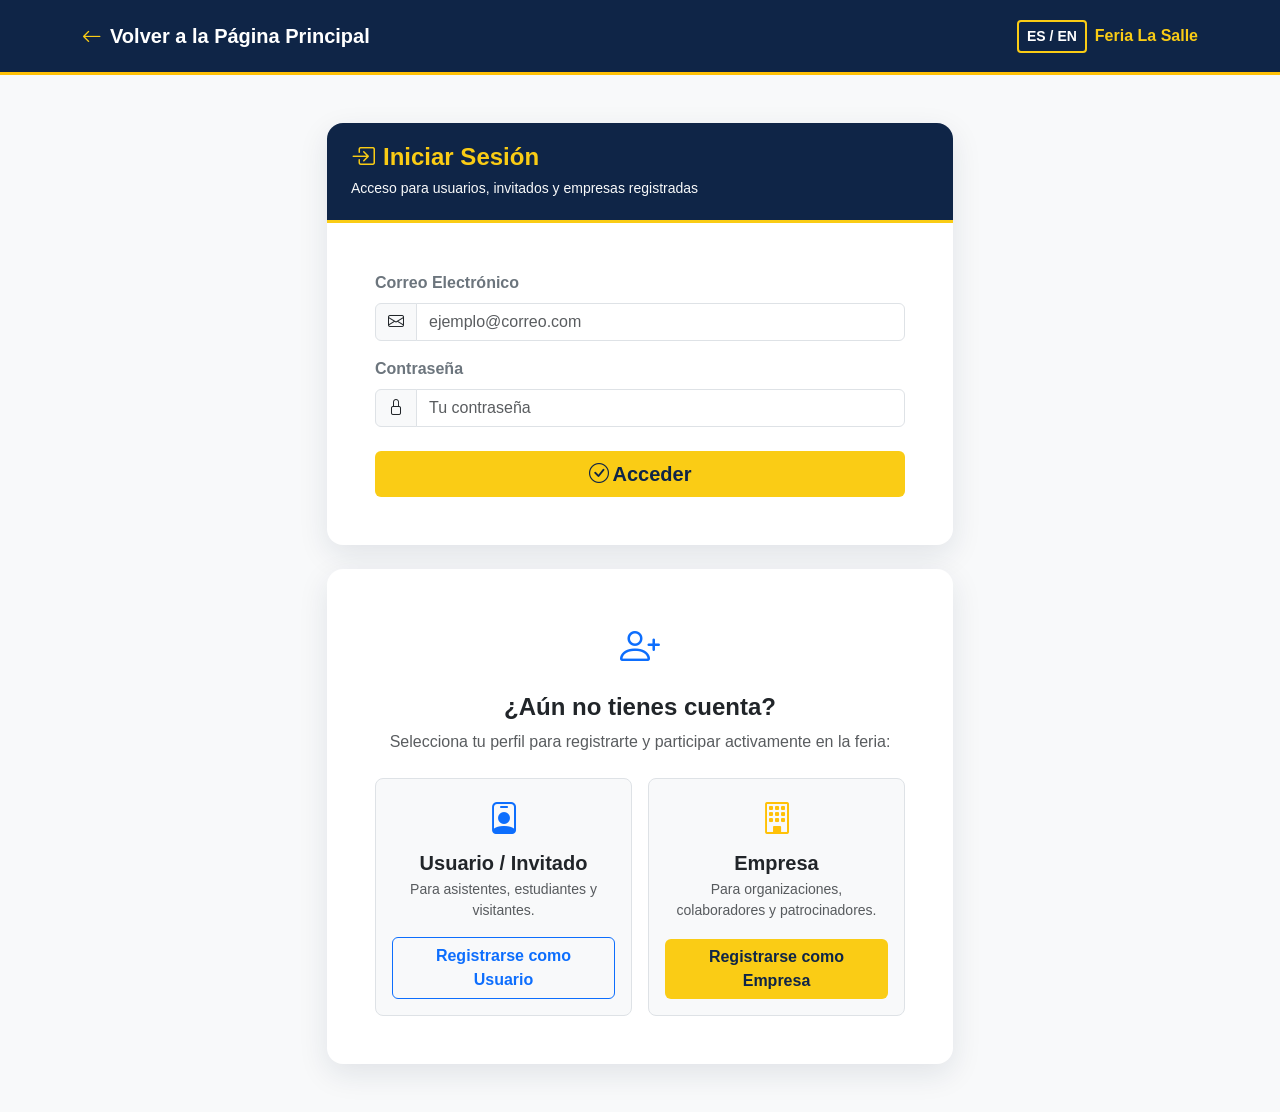
<file: login.html>
<!DOCTYPE html>
<html lang="es">
<head>
  <meta charset="UTF-8">
  <meta name="viewport" content="width=device-width, initial-scale=1.0">
  <title>Acceso - Feria La Salle</title>
  <link href="https://cdn.jsdelivr.net/npm/bootstrap@5.3.3/dist/css/bootstrap.min.css" rel="stylesheet">
  <link rel="stylesheet" href="https://cdn.jsdelivr.net/npm/bootstrap-icons@1.11.3/font/bootstrap-icons.min.css">
  <link rel="stylesheet" href="LaSalleCSS.CSS">
</head>
<body class="bg-light">

  <nav class="navbar bg-azul-primario py-3 border-bottom border-warning border-3">
    <div class="container d-flex justify-content-between align-items-center">
      <a class="navbar-brand text-white fw-bold d-flex align-items-center" href="index.html" id="link-volver-inicio">
        <i class="bi bi-arrow-left me-2 text-amarillo"></i>Volver a la Página Principal
      </a>
      <div class="d-flex align-items-center gap-2">
        <button class="btn btn-sm btn-azul-outline" id="btn-idioma" onclick="cambiarIdioma()">ES / EN</button>
        <span class="text-amarillo fw-bold d-none d-sm-inline">Feria La Salle</span>
      </div>
    </div>
  </nav>

  <main class="container py-5" style="max-width: 650px;">
    
    <div class="card card-auth mb-4">
      <div class="card-auth-header">
        <h4 class="mb-1 fw-bold text-amarillo" id="login-titulo"><i class="bi bi-box-arrow-in-right me-2"></i>Iniciar Sesión</h4>
        <small class="text-light" id="login-subtitulo">Acceso para usuarios, invitados y empresas registradas</small>
      </div>
      <div class="card-body p-4 p-md-5">
        <form id="form-login" onsubmit="procesarLogin(event)">
          <div class="mb-3">
            <label class="form-label fw-bold text-secondary" id="lbl-login-email">Correo Electrónico</label>
            <div class="input-group">
              <span class="input-group-text bg-light"><i class="bi bi-envelope"></i></span>
              <input type="email" class="form-control" id="login-correo" placeholder="ejemplo@correo.com" required>
            </div>
          </div>
          <div class="mb-4">
            <label class="form-label fw-bold text-secondary" id="lbl-login-pass">Contraseña</label>
            <div class="input-group">
              <span class="input-group-text bg-light"><i class="bi bi-lock"></i></span>
              <input type="password" class="form-control" id="login-password" placeholder="Tu contraseña" required>
            </div>
          </div>
          <button type="submit" class="btn btn-amarillo w-100 py-2 fs-5" id="btn-submit-login">
            <i class="bi bi-check-circle me-1"></i>Acceder
          </button>
        </form>
      </div>
    </div>

    <div class="card card-auth" id="bloque-registro">
      <div class="card-body p-4 p-md-5 text-center">
        <div class="mb-3 text-secondary">
          <i class="bi bi-person-plus fs-1 text-primary"></i>
        </div>
        <h4 class="fw-bold text-dark mb-2" id="txt-no-cuenta">¿Aún no tienes cuenta?</h4>
        <p class="text-muted mb-4" id="txt-no-cuenta-desc">
          Selecciona tu perfil para registrarte y participar activamente en la feria:
        </p>

        <div class="row g-3">
          <div class="col-12 col-md-6">
            <div class="p-3 border rounded-3 h-100 d-flex flex-column justify-content-between bg-light">
              <div>
                <i class="bi bi-person-badge fs-2 text-primary d-block mb-2"></i>
                <h5 class="fw-bold mb-1" id="card-nom-usuario">Usuario / Invitado</h5>
                <p class="small text-muted mb-3" id="card-desc-usuario">Para asistentes, estudiantes y visitantes.</p>
              </div>
              <a href="registro.html?tipo=usuario" class="btn btn-outline-primary fw-bold w-100" id="btn-ir-reg-user">
                Registrarse como Usuario
              </a>
            </div>
          </div>

          <div class="col-12 col-md-6">
            <div class="p-3 border rounded-3 h-100 d-flex flex-column justify-content-between bg-light">
              <div>
                <i class="bi bi-building fs-2 text-warning d-block mb-2"></i>
                <h5 class="fw-bold mb-1" id="card-nom-emp">Empresa</h5>
                <p class="small text-muted mb-3" id="card-desc-emp">Para organizaciones, colaboradores y patrocinadores.</p>
              </div>
              <a href="registro.html?tipo=empresa" class="btn btn-amarillo fw-bold w-100" id="btn-ir-reg-emp">
                Registrarse como Empresa
              </a>
            </div>
          </div>
        </div>

      </div>
    </div>

  </main>

  <script src="https://cdn.jsdelivr.net/npm/bootstrap@5.3.3/dist/js/bootstrap.bundle.min.js"></script>
  <script>
    let idiomaActual = localStorage.getItem("idiomaSeleccionado") || "es";

    function aplicarTraduccion(lang) {
      if (lang === "en") {
        document.getElementById("link-volver-inicio").innerHTML = '<i class="bi bi-arrow-left me-2 text-amarillo"></i>Back to Main Page';
        document.getElementById("login-titulo").innerHTML = '<i class="bi bi-box-arrow-in-right me-2"></i>Sign In';
        document.getElementById("login-subtitulo").innerText = "Access for registered users, guests and companies";
        document.getElementById("lbl-login-email").innerText = "Email Address";
        document.getElementById("lbl-login-pass").innerText = "Password";
        document.getElementById("btn-submit-login").innerHTML = '<i class="bi bi-check-circle me-1"></i>Sign In';
        document.getElementById("txt-no-cuenta").innerText = "Don't have an account yet?";
        document.getElementById("txt-no-cuenta-desc").innerText = "Select your profile to register and actively participate in the fair:";
        document.getElementById("card-nom-usuario").innerText = "User / Guest";
        document.getElementById("card-desc-usuario").innerText = "For attendees, students and visitors.";
        document.getElementById("btn-ir-reg-user").innerText = "Register as User";
        document.getElementById("card-nom-emp").innerText = "Company";
        document.getElementById("card-desc-emp").innerText = "For organizations, partners and sponsors.";
        document.getElementById("btn-ir-reg-emp").innerText = "Register as Company";
      } else {
        document.getElementById("link-volver-inicio").innerHTML = '<i class="bi bi-arrow-left me-2 text-amarillo"></i>Volver a la Página Principal';
        document.getElementById("login-titulo").innerHTML = '<i class="bi bi-box-arrow-in-right me-2"></i>Iniciar Sesión';
        document.getElementById("login-subtitulo").innerText = "Acceso para usuarios, invitados y empresas registradas";
        document.getElementById("lbl-login-email").innerText = "Correo Electrónico";
        document.getElementById("lbl-login-pass").innerText = "Contraseña";
        document.getElementById("btn-submit-login").innerHTML = '<i class="bi bi-check-circle me-1"></i>Acceder';
        document.getElementById("txt-no-cuenta").innerText = "¿Aún no tienes cuenta?";
        document.getElementById("txt-no-cuenta-desc").innerText = "Selecciona tu perfil para registrarte y participar activamente en la feria:";
        document.getElementById("card-nom-usuario").innerText = "Usuario / Invitado";
        document.getElementById("card-desc-usuario").innerText = "Para asistentes, estudiantes y visitantes.";
        document.getElementById("btn-ir-reg-user").innerText = "Registrarse como Usuario";
        document.getElementById("card-nom-emp").innerText = "Empresa";
        document.getElementById("card-desc-emp").innerText = "Para organizaciones, colaboradores y patrocinadores.";
        document.getElementById("btn-ir-reg-emp").innerText = "Registrarse como Empresa";
      }
    }

    function cambiarIdioma() {
      idiomaActual = (idiomaActual === "es") ? "en" : "es";
      localStorage.setItem("idiomaSeleccionado", idiomaActual);
      aplicarTraduccion(idiomaActual);
    }

    aplicarTraduccion(idiomaActual);

    function procesarLogin(e) {
      e.preventDefault();
      const correo = document.getElementById("login-correo").value.trim().toLowerCase();
      const pass = document.getElementById("login-password").value;

      let usuarios = JSON.parse(localStorage.getItem("usuariosRegistrados") || "[]");
      const usuarioEncontrado = usuarios.find(u => u.correo === correo && u.password === pass);

      if (usuarioEncontrado) {
        if (!usuarioEncontrado.foto) {
          usuarioEncontrado.foto = (usuarioEncontrado.tipo === "empresa") ?
            "https://images.unsplash.com/photo-1618005182384-a83a8bd57fbe?auto=format&fit=crop&w=200&q=80" :
            "https://images.unsplash.com/photo-1535713875002-d1d0cf377fde?auto=format&fit=crop&w=200&q=80";
        }
        localStorage.setItem("usuarioActual", JSON.stringify(usuarioEncontrado));
        alert(idiomaActual === "es" ? "Inicio de sesión correcto. ¡Bienvenido/a " + usuarioEncontrado.nombre + "!" : "Sign in successful! Welcome " + usuarioEncontrado.nombre + "!");
        window.location.href = "index.html";
      } else {
        alert(idiomaActual === "es" ? "Correo o contraseña incorrectos. Si no tienes cuenta, por favor regístrate abajo." : "Incorrect email or password. If you don't have an account, please register below.");
      }
    }
  </script>
</body>
</html>
</file>
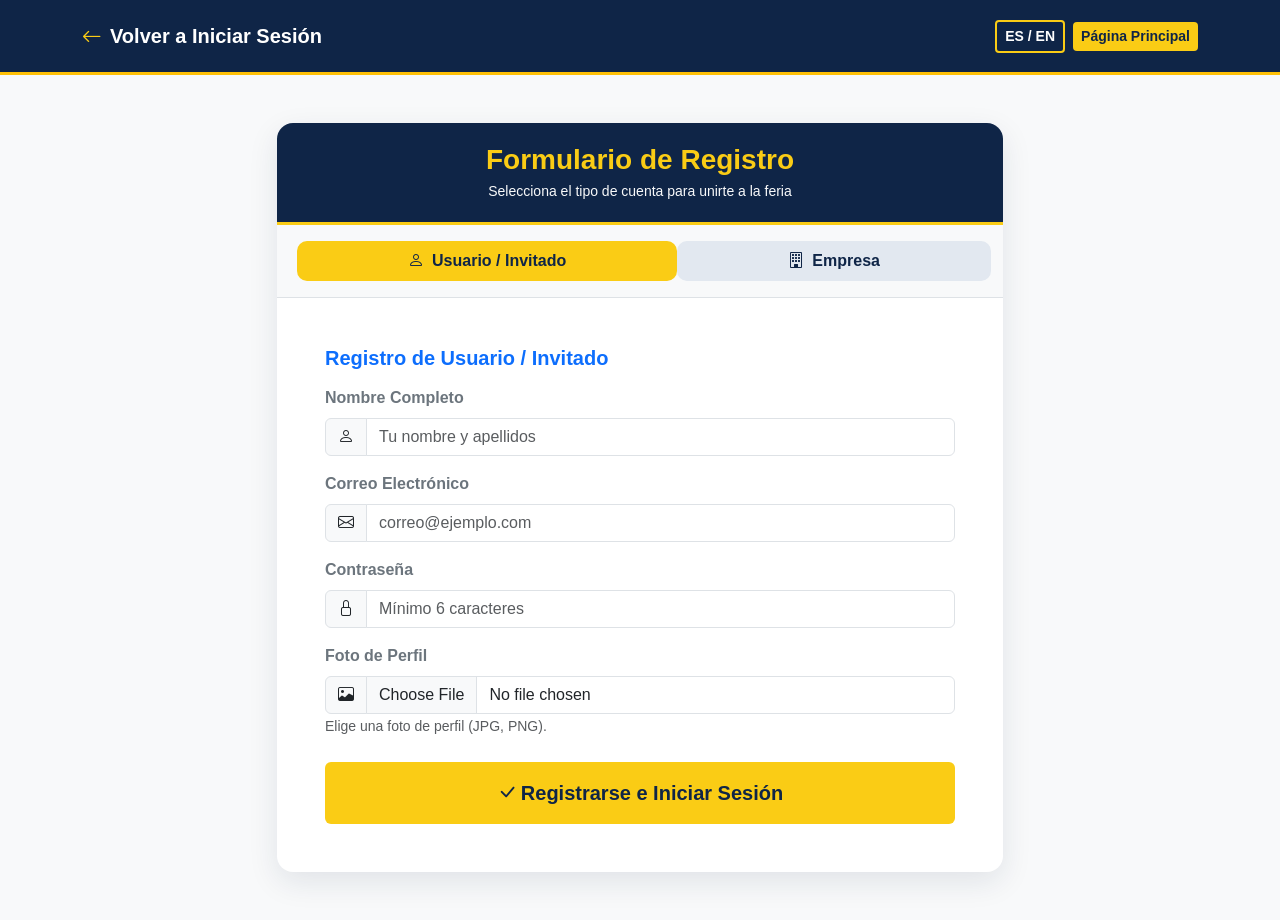
<file: registro.html>
<!DOCTYPE html>
<html lang="es">
<head>
  <meta charset="UTF-8">
  <meta name="viewport" content="width=device-width, initial-scale=1.0">
  <title>Registro - Feria La Salle</title>
  <link href="https://cdn.jsdelivr.net/npm/bootstrap@5.3.3/dist/css/bootstrap.min.css" rel="stylesheet">
  <link rel="stylesheet" href="https://cdn.jsdelivr.net/npm/bootstrap-icons@1.11.3/font/bootstrap-icons.min.css">
  <link rel="stylesheet" href="LaSalleCSS.CSS">
</head>
<body class="bg-light">

  <nav class="navbar bg-azul-primario py-3 border-bottom border-warning border-3">
    <div class="container d-flex justify-content-between align-items-center">
      <a class="navbar-brand text-white fw-bold d-flex align-items-center" href="login.html" id="link-volver-login">
        <i class="bi bi-arrow-left me-2 text-amarillo"></i>Volver a Iniciar Sesión
      </a>
      <div class="d-flex align-items-center gap-2">
        <button class="btn btn-sm btn-azul-outline" id="btn-idioma" onclick="cambiarIdioma()">ES / EN</button>
        <a href="index.html" class="btn btn-sm btn-amarillo" id="link-inicio">Página Principal</a>
      </div>
    </div>
  </nav>

  <main class="container py-5" style="max-width: 750px;">

    <div class="card card-auth">
      <div class="card-auth-header text-center">
        <h3 class="fw-bold text-amarillo mb-1" id="reg-titulo">Formulario de Registro</h3>
        <p class="text-light small mb-0" id="reg-subtitulo">Selecciona el tipo de cuenta para unirte a la feria</p>
      </div>

      <div class="p-3 bg-light border-bottom">
        <ul class="nav nav-pills nav-fill nav-pills-amarillo" id="pills-tab" role="tablist">
          <li class="nav-item" role="presentation">
            <button class="nav-link active py-2" id="tab-usuario" data-bs-toggle="pill" data-bs-target="#panel-usuario" type="button" role="tab">
              <i class="bi bi-person me-2"></i><span id="tab-txt-usuario">Usuario / Invitado</span>
            </button>
          </li>
          <li class="nav-item" role="presentation">
            <button class="nav-link py-2" id="tab-empresa" data-bs-toggle="pill" data-bs-target="#panel-empresa" type="button" role="tab">
              <i class="bi bi-building me-2"></i><span id="tab-txt-empresa">Empresa</span>
            </button>
          </li>
        </ul>
      </div>

      <div class="card-body p-4 p-md-5">
        <div class="tab-content" id="pills-tabContent">

          <div class="tab-pane fade show active" id="panel-usuario" role="tabpanel">
            <h5 class="fw-bold text-primary mb-3" id="user-sec-titulo">Registro de Usuario / Invitado</h5>
            <form id="form-usuario" onsubmit="procesarRegistroUsuario(event)">
              <div class="mb-3">
                <label class="form-label fw-bold text-secondary" id="lbl-user-nom">Nombre Completo</label>
                <div class="input-group">
                  <span class="input-group-text"><i class="bi bi-person"></i></span>
                  <input type="text" class="form-control" id="user-nombre" placeholder="Tu nombre y apellidos" required>
                </div>
              </div>

              <div class="mb-3">
                <label class="form-label fw-bold text-secondary" id="lbl-user-email">Correo Electrónico</label>
                <div class="input-group">
                  <span class="input-group-text"><i class="bi bi-envelope"></i></span>
                  <input type="email" class="form-control" id="user-correo" placeholder="correo@ejemplo.com" required>
                </div>
              </div>

              <div class="mb-3">
                <label class="form-label fw-bold text-secondary" id="lbl-user-pass">Contraseña</label>
                <div class="input-group">
                  <span class="input-group-text"><i class="bi bi-lock"></i></span>
                  <input type="password" class="form-control" id="user-password" placeholder="Mínimo 6 caracteres" required>
                </div>
              </div>

              <div class="mb-4">
                <label class="form-label fw-bold text-secondary" id="lbl-user-foto">Foto de Perfil</label>
                <div class="input-group">
                  <span class="input-group-text"><i class="bi bi-image"></i></span>
                  <input type="file" class="form-control" id="user-foto" accept="image/*">
                </div>
                <small class="text-muted" id="txt-user-foto-tip">Elige una foto de perfil (JPG, PNG).</small>
              </div>

              <button type="submit" class="btn btn-amarillo w-100 py-3 fs-5 fw-bold" id="btn-submit-user">
                <i class="bi bi-check-lg me-1"></i>Registrarse e Iniciar Sesión
              </button>
            </form>
          </div>

          <div class="tab-pane fade" id="panel-empresa" role="tabpanel">
            <h5 class="fw-bold text-primary mb-3" id="emp-sec-titulo">Registro de Empresa</h5>
            <form id="form-empresa" onsubmit="procesarRegistroEmpresa(event)">
              <div class="row g-3">
                <div class="col-12 col-md-6">
                  <label class="form-label fw-bold text-secondary" id="lbl-emp-nom">Nombre de la Empresa</label>
                  <input type="text" class="form-control" id="emp-nombre" placeholder="Ej. Innova Solutions" required>
                </div>

                <div class="col-12 col-md-6">
                  <label class="form-label fw-bold text-secondary" id="lbl-emp-centro">Centro al que pertenecen</label>
                  <input type="text" class="form-control" id="emp-centro" placeholder="Ej. Campus Barcelona / Sede Central" required>
                </div>

                <div class="col-12 col-md-6">
                  <label class="form-label fw-bold text-secondary" id="lbl-emp-loc">Localidad</label>
                  <input type="text" class="form-control" id="emp-localidad" placeholder="Ej. Zaragoza, Barcelona..." required>
                </div>

                <div class="col-12 col-md-6">
                  <label class="form-label fw-bold text-secondary" id="lbl-emp-tel">Teléfono</label>
                  <input type="tel" class="form-control" id="emp-telefono" placeholder="Ej. +34 600 000 000" required>
                </div>

                <div class="col-12 col-md-6">
                  <label class="form-label fw-bold text-secondary" id="lbl-emp-email">Correo Electrónico Corporativo</label>
                  <input type="email" class="form-control" id="emp-correo" placeholder="contacto@empresa.com" required>
                </div>

                <div class="col-12 col-md-6">
                  <label class="form-label fw-bold text-secondary" id="lbl-emp-pass">Contraseña</label>
                  <input type="password" class="form-control" id="emp-password" placeholder="Tu contraseña corporativa" required>
                </div>

                <div class="col-12">
                  <label class="form-label fw-bold text-secondary" id="lbl-emp-desc">Pequeña Descripción de la Empresa</label>
                  <textarea class="form-control" id="emp-desc" rows="3" placeholder="Describe brevemente las actividades, proyectos o sector de la empresa..." required></textarea>
                </div>

                <div class="col-12">
                  <label class="form-label fw-bold text-secondary" id="lbl-emp-logo">Adjuntar Imagen del Logotipo</label>
                  <input type="file" class="form-control" id="emp-logo" accept="image/*">
                  <small class="text-muted" id="txt-emp-logo-tip">Formatos admitidos: PNG, JPG, SVG.</small>
                </div>
              </div>

              <div class="mt-4">
                <button type="submit" class="btn btn-amarillo w-100 py-3 fs-5 fw-bold" id="btn-submit-emp">
                  <i class="bi bi-building-check me-1"></i>Registrar Empresa e Iniciar Sesión
                </button>
              </div>
            </form>
          </div>

        </div>
      </div>
    </div>

  </main>

  <script src="https://cdn.jsdelivr.net/npm/bootstrap@5.3.3/dist/js/bootstrap.bundle.min.js"></script>
  <script>
    let idiomaActual = localStorage.getItem("idiomaSeleccionado") || "es";

    function aplicarTraduccion(lang) {
      if (lang === "en") {
        document.getElementById("link-volver-login").innerHTML = '<i class="bi bi-arrow-left me-2 text-amarillo"></i>Back to Sign In';
        document.getElementById("link-inicio").innerText = "Main Page";
        document.getElementById("reg-titulo").innerText = "Registration Form";
        document.getElementById("reg-subtitulo").innerText = "Select your account type to join the fair";
        document.getElementById("tab-txt-usuario").innerText = "User / Guest";
        document.getElementById("tab-txt-empresa").innerText = "Company";
        document.getElementById("user-sec-titulo").innerText = "User / Guest Registration";
        document.getElementById("lbl-user-nom").innerText = "Full Name";
        document.getElementById("lbl-user-email").innerText = "Email Address";
        document.getElementById("lbl-user-pass").innerText = "Password";
        document.getElementById("lbl-user-foto").innerText = "Profile Picture";
        document.getElementById("txt-user-foto-tip").innerText = "Choose a profile photo (JPG, PNG).";
        document.getElementById("btn-submit-user").innerHTML = '<i class="bi bi-check-lg me-1"></i>Register and Sign In';
        document.getElementById("emp-sec-titulo").innerText = "Company Registration";
        document.getElementById("lbl-emp-nom").innerText = "Company Name";
        document.getElementById("lbl-emp-centro").innerText = "Affiliated Center";
        document.getElementById("lbl-emp-loc").innerText = "City / Locality";
        document.getElementById("lbl-emp-tel").innerText = "Phone Number";
        document.getElementById("lbl-emp-email").innerText = "Corporate Email";
        document.getElementById("lbl-emp-pass").innerText = "Password";
        document.getElementById("lbl-emp-desc").innerText = "Brief Company Description";
        document.getElementById("lbl-emp-logo").innerText = "Attach Logo Image";
        document.getElementById("txt-emp-logo-tip").innerText = "Accepted formats: PNG, JPG, SVG.";
        document.getElementById("btn-submit-emp").innerHTML = '<i class="bi bi-building-check me-1"></i>Register Company and Sign In';
      } else {
        document.getElementById("link-volver-login").innerHTML = '<i class="bi bi-arrow-left me-2 text-amarillo"></i>Volver a Iniciar Sesión';
        document.getElementById("link-inicio").innerText = "Página Principal";
        document.getElementById("reg-titulo").innerText = "Formulario de Registro";
        document.getElementById("reg-subtitulo").innerText = "Selecciona el tipo de cuenta para unirte a la feria";
        document.getElementById("tab-txt-usuario").innerText = "Usuario / Invitado";
        document.getElementById("tab-txt-empresa").innerText = "Empresa";
        document.getElementById("user-sec-titulo").innerText = "Registro de Usuario / Invitado";
        document.getElementById("lbl-user-nom").innerText = "Nombre Completo";
        document.getElementById("lbl-user-email").innerText = "Correo Electrónico";
        document.getElementById("lbl-user-pass").innerText = "Contraseña";
        document.getElementById("lbl-user-foto").innerText = "Foto de Perfil";
        document.getElementById("txt-user-foto-tip").innerText = "Elige una foto de perfil (JPG, PNG).";
        document.getElementById("btn-submit-user").innerHTML = '<i class="bi bi-check-lg me-1"></i>Registrarse e Iniciar Sesión';
        document.getElementById("emp-sec-titulo").innerText = "Registro de Empresa";
        document.getElementById("lbl-emp-nom").innerText = "Nombre de la Empresa";
        document.getElementById("lbl-emp-centro").innerText = "Centro al que pertenecen";
        document.getElementById("lbl-emp-loc").innerText = "Localidad";
        document.getElementById("lbl-emp-tel").innerText = "Teléfono";
        document.getElementById("lbl-emp-email").innerText = "Correo Electrónico Corporativo";
        document.getElementById("lbl-emp-pass").innerText = "Contraseña";
        document.getElementById("lbl-emp-desc").innerText = "Pequeña Descripción de la Empresa";
        document.getElementById("lbl-emp-logo").innerText = "Adjuntar Imagen del Logotipo";
        document.getElementById("txt-emp-logo-tip").innerText = "Formatos admitidos: PNG, JPG, SVG.";
        document.getElementById("btn-submit-emp").innerHTML = '<i class="bi bi-building-check me-1"></i>Registrar Empresa e Iniciar Sesión';
      }
    }

    function cambiarIdioma() {
      idiomaActual = (idiomaActual === "es") ? "en" : "es";
      localStorage.setItem("idiomaSeleccionado", idiomaActual);
      aplicarTraduccion(idiomaActual);
    }

    aplicarTraduccion(idiomaActual);

    const params = new URLSearchParams(window.location.search);
    const tipo = params.get("tipo");
    if (tipo === "empresa") {
      const tabEmp = new bootstrap.Tab(document.getElementById("tab-empresa"));
      tabEmp.show();
    }

    function procesarRegistroUsuario(e) {
      e.preventDefault();
      const nombre = document.getElementById("user-nombre").value.trim();
      const correo = document.getElementById("user-correo").value.trim().toLowerCase();
      const pass = document.getElementById("user-password").value;
      const fotoInput = document.getElementById("user-foto");

      let usuarios = JSON.parse(localStorage.getItem("usuariosRegistrados") || "[]");
      const existe = usuarios.find(u => u.correo === correo);
      if (existe) {
        alert(idiomaActual === "es" ? "Ya existe una cuenta con este correo electrónico." : "An account with this email already exists.");
        return;
      }

      function guardar(fotoBase64) {
        const nuevoUsuario = {
          tipo: "usuario",
          nombre: nombre,
          correo: correo,
          password: pass,
          foto: fotoBase64 || "https://images.unsplash.com/photo-1535713875002-d1d0cf377fde?auto=format&fit=crop&w=200&q=80"
        };
        usuarios.push(nuevoUsuario);
        localStorage.setItem("usuariosRegistrados", JSON.stringify(usuarios));
        localStorage.setItem("usuarioActual", JSON.stringify(nuevoUsuario));
        alert(idiomaActual === "es" ? "¡Registro completado con éxito! Bienvenido/a " + nombre : "Registration successful! Welcome " + nombre);
        window.location.href = "index.html";
      }

      if (fotoInput && fotoInput.files && fotoInput.files[0]) {
        const reader = new FileReader();
        reader.onload = function(evt) {
          guardar(evt.target.result);
        };
        reader.readAsDataURL(fotoInput.files[0]);
      } else {
        guardar(null);
      }
    }

    function procesarRegistroEmpresa(e) {
      e.preventDefault();
      const nombre = document.getElementById("emp-nombre").value.trim();
      const centro = document.getElementById("emp-centro").value.trim();
      const localidad = document.getElementById("emp-localidad").value.trim();
      const telefono = document.getElementById("emp-telefono").value.trim();
      const correo = document.getElementById("emp-correo").value.trim().toLowerCase();
      const pass = document.getElementById("emp-password").value;
      const desc = document.getElementById("emp-desc").value.trim();
      const logoInput = document.getElementById("emp-logo");

      let usuarios = JSON.parse(localStorage.getItem("usuariosRegistrados") || "[]");
      const existe = usuarios.find(u => u.correo === correo);
      if (existe) {
        alert(idiomaActual === "es" ? "Ya existe una empresa registrada con este correo." : "A company with this email is already registered.");
        return;
      }

      function guardar(logoBase64) {
        const nuevaEmpresa = {
          tipo: "empresa",
          nombre: nombre,
          centro: centro,
          localidad: localidad,
          telefono: telefono,
          correo: correo,
          password: pass,
          descripcion: desc,
          foto: logoBase64 || "https://images.unsplash.com/photo-1618005182384-a83a8bd57fbe?auto=format&fit=crop&w=200&q=80"
        };
        usuarios.push(nuevaEmpresa);
        localStorage.setItem("usuariosRegistrados", JSON.stringify(usuarios));
        localStorage.setItem("usuarioActual", JSON.stringify(nuevaEmpresa));
        alert(idiomaActual === "es" ? "¡Empresa registrada con éxito! Bienvenido/a " + nombre : "Company registered successfully! Welcome " + nombre);
        window.location.href = "index.html";
      }

      if (logoInput && logoInput.files && logoInput.files[0]) {
        const reader = new FileReader();
        reader.onload = function(evt) {
          guardar(evt.target.result);
        };
        reader.readAsDataURL(logoInput.files[0]);
      } else {
        guardar(null);
      }
    }
  </script>
</body>
</html>
</file>
<file: LaSalleCSS.CSS>
html {
  scroll-behavior: smooth;
}

section[id] {
  scroll-margin-top: 85px;
}

body {
  font-family: 'Segoe UI', -apple-system, BlinkMacSystemFont, Roboto, sans-serif;
  background-color: #f4f6fa;
  color: #1e293b;
  overflow-x: hidden;
}

.bg-azul-primario {
  background-color: #0f2547 !important;
}

.bg-azul-secundario {
  background-color: #1a4480 !important;
}

.text-amarillo {
  color: #facc15 !important;
}

.bg-amarillo {
  background-color: #facc15 !important;
}

.btn-amarillo {
  background-color: #facc15;
  color: #0f2547;
  font-weight: 700;
  border: none;
  transition: all 0.2s ease-in-out;
}

.btn-amarillo:hover {
  background-color: #ffe066;
  color: #0f2547;
  transform: translateY(-2px);
  box-shadow: 0 4px 12px rgba(250, 204, 21, 0.35);
}

.btn-azul-outline {
  border: 2px solid #facc15;
  color: #ffffff;
  font-weight: 600;
  background: transparent;
  transition: all 0.2s ease-in-out;
}

.btn-azul-outline:hover {
  background-color: #facc15;
  color: #0f2547;
}

.banner-superior-sticky {
  position: sticky;
  top: 0;
  z-index: 1030;
  background-color: rgba(15, 37, 71, 0.95);
  backdrop-filter: blur(10px);
  border-bottom: 3px solid #facc15;
  box-shadow: 0 4px 18px rgba(0, 0, 0, 0.25);
  transition: all 0.3s ease;
}

.nav-link-header {
  color: #ffffff;
  font-weight: 600;
  font-size: 0.95rem;
  padding: 8px 14px;
  border-radius: 8px;
  text-decoration: none;
  transition: all 0.2s ease;
  white-space: nowrap;
}

.nav-link-header:hover {
  background-color: #facc15;
  color: #0f2547;
}

.logo-banner {
  border: 2px solid #facc15;
  color: #facc15;
  background-color: transparent;
  border-radius: 10px;
  padding: 5px 12px;
  display: inline-flex;
  align-items: center;
  gap: 8px;
  text-decoration: none;
  transition: all 0.3s ease;
}

.logo-simbolo {
  width: 30px;
  height: 30px;
  border-radius: 6px;
  background-color: #facc15;
  color: #0f2547;
  display: flex;
  align-items: center;
  justify-content: center;
  font-weight: 800;
  font-size: 0.9rem;
  transition: all 0.3s ease;
}

.logo-texto {
  font-weight: 800;
  letter-spacing: 1px;
  font-size: 1.1rem;
  color: #facc15;
  transition: color 0.3s ease;
}

.logo-banner:hover {
  border-color: #00d2ff;
  color: #00d2ff;
  background-color: rgba(0, 210, 255, 0.12);
  transform: scale(1.03);
}

.logo-banner:hover .logo-simbolo {
  background-color: #00d2ff;
  color: #0f2547;
}

.logo-banner:hover .logo-texto {
  color: #00d2ff;
}

.primer-fragmento {
  position: relative;
  background: linear-gradient(135deg, rgba(15, 37, 71, 0.90), rgba(26, 68, 128, 0.85)),
              url('https://images.unsplash.com/photo-1517245386807-bb43f82c33c4?auto=format&fit=crop&w=1400&q=80');
  background-size: cover;
  background-position: center;
  color: #ffffff;
  min-height: 400px;
  border-bottom: 4px solid #facc15;
}

.nombre-evento {
  font-size: clamp(1.8rem, 4vw, 2.7rem);
  font-weight: 800;
  letter-spacing: 1px;
  color: #ffffff;
}

.subtitulo-evento {
  font-size: clamp(1rem, 2vw, 1.2rem);
  font-weight: 600;
  color: #facc15;
}

.contador-caja {
  background-color: rgba(15, 37, 71, 0.88);
  border: 2px solid #facc15;
  border-radius: 14px;
  backdrop-filter: blur(8px);
  box-shadow: 0 6px 20px rgba(0, 0, 0, 0.25);
  max-width: 580px;
}

.contador-numero {
  font-size: clamp(1.6rem, 3.5vw, 2.3rem);
  font-weight: 800;
  color: #facc15;
  line-height: 1.1;
}

.contador-etiqueta {
  font-size: 0.75rem;
  font-weight: 700;
  color: #e2e8f0;
  text-transform: uppercase;
  letter-spacing: 0.5px;
}

.offcanvas-azul {
  background-color: #0f2547 !important;
  color: #ffffff;
  width: 290px !important;
}

.offcanvas-azul .nav-link {
  color: #ffffff;
  font-size: 1.1rem;
  font-weight: 600;
  padding: 12px 16px;
  border-radius: 8px;
  transition: all 0.25s ease;
}

.offcanvas-azul .nav-link:hover {
  background-color: #facc15 !important;
  color: #0f2547 !important;
  transform: translateX(6px);
}

.tarjeta-info {
  background-color: #ffffff;
  border-radius: 14px;
  border: none;
  border-top: 4px solid #1a4480;
  box-shadow: 0 8px 24px rgba(15, 37, 71, 0.08);
}

.foto-evento {
  border-radius: 14px;
  box-shadow: 0 8px 24px rgba(15, 37, 71, 0.15);
  border: 3px solid #ffffff;
  object-fit: cover;
  width: 100%;
  height: 100%;
  min-height: 280px;
}

.seccion-stands {
  background-color: #ffffff;
  border-top: 1px solid #e2e8f0;
  border-bottom: 1px solid #e2e8f0;
}

.tarjeta-empresa {
  border-radius: 14px;
  border: 1px solid #e2e8f0;
  box-shadow: 0 4px 16px rgba(15, 37, 71, 0.05);
  transition: all 0.25s ease;
  background-color: #ffffff;
}

.tarjeta-empresa:hover {
  transform: translateY(-4px);
  border-color: #facc15;
  box-shadow: 0 8px 24px rgba(15, 37, 71, 0.12);
}

.logo-empresa-wrapper {
  width: 80px;
  height: 80px;
  border-radius: 12px;
  border: 2px solid #e2e8f0;
  display: flex;
  align-items: center;
  justify-content: center;
  overflow: hidden;
  background-color: #f8fafc;
}

.logo-empresa {
  width: 100%;
  height: 100%;
  object-fit: cover;
}

.seccion-meets {
  background-color: #0f2547;
  color: #ffffff;
  border-bottom: 4px solid #facc15;
}

.tarjeta-dia-columna {
  border-radius: 14px;
  border: 1px solid rgba(255, 255, 255, 0.15);
  background-color: rgba(26, 68, 128, 0.4);
  color: #ffffff;
  padding: 16px 22px;
  transition: all 0.25s ease;
}

.tarjeta-dia-columna:hover {
  border-color: #facc15;
  background-color: rgba(26, 68, 128, 0.65);
  transform: translateX(4px);
}

.tarjeta-dia-columna.dia-actual {
  background-color: #facc15 !important;
  color: #0f2547 !important;
  border: 2px solid #ffffff;
  font-weight: 700;
  box-shadow: 0 4px 18px rgba(250, 204, 21, 0.4);
}

.tarjeta-dia-columna.dia-actual .text-muted-custom {
  color: #334155 !important;
}

.tarjeta-dia-columna.dia-actual .badge-dia {
  background-color: #0f2547 !important;
  color: #facc15 !important;
}

.badge-dia {
  background-color: rgba(255, 255, 255, 0.15);
  color: #ffffff;
  font-size: 0.85rem;
  padding: 6px 12px;
  border-radius: 8px;
  font-weight: 700;
}

.text-muted-custom {
  color: #cbd5e1;
}

.seccion-mapa {
  background-color: #ffffff;
  border-bottom: 4px solid #0f2547;
}

.mapa-frame {
  width: 100%;
  height: 420px;
  border-radius: 14px;
  border: 3px solid #facc15;
  box-shadow: 0 8px 24px rgba(15, 37, 71, 0.12);
}

.seccion-footer {
  background-color: #0a192f;
  color: #f8fafc;
}

.footer-link {
  color: #cbd5e1;
  text-decoration: none;
  transition: all 0.2s ease;
}

.footer-link:hover {
  color: #facc15;
  text-decoration: underline;
}

.card-auth {
  border-radius: 16px;
  border: none;
  box-shadow: 0 10px 30px rgba(15, 37, 71, 0.10);
  background-color: #ffffff;
}

.card-auth-header {
  background-color: #0f2547;
  color: #ffffff;
  border-top-left-radius: 16px;
  border-top-right-radius: 16px;
  padding: 20px 24px;
  border-bottom: 3px solid #facc15;
}

.nav-pills-amarillo .nav-link {
  color: #0f2547;
  font-weight: 700;
  border-radius: 10px;
  background-color: #e2e8f0;
  margin: 0 4px;
}

.nav-pills-amarillo .nav-link.active {
  background-color: #facc15;
  color: #0f2547;
}
</file>
